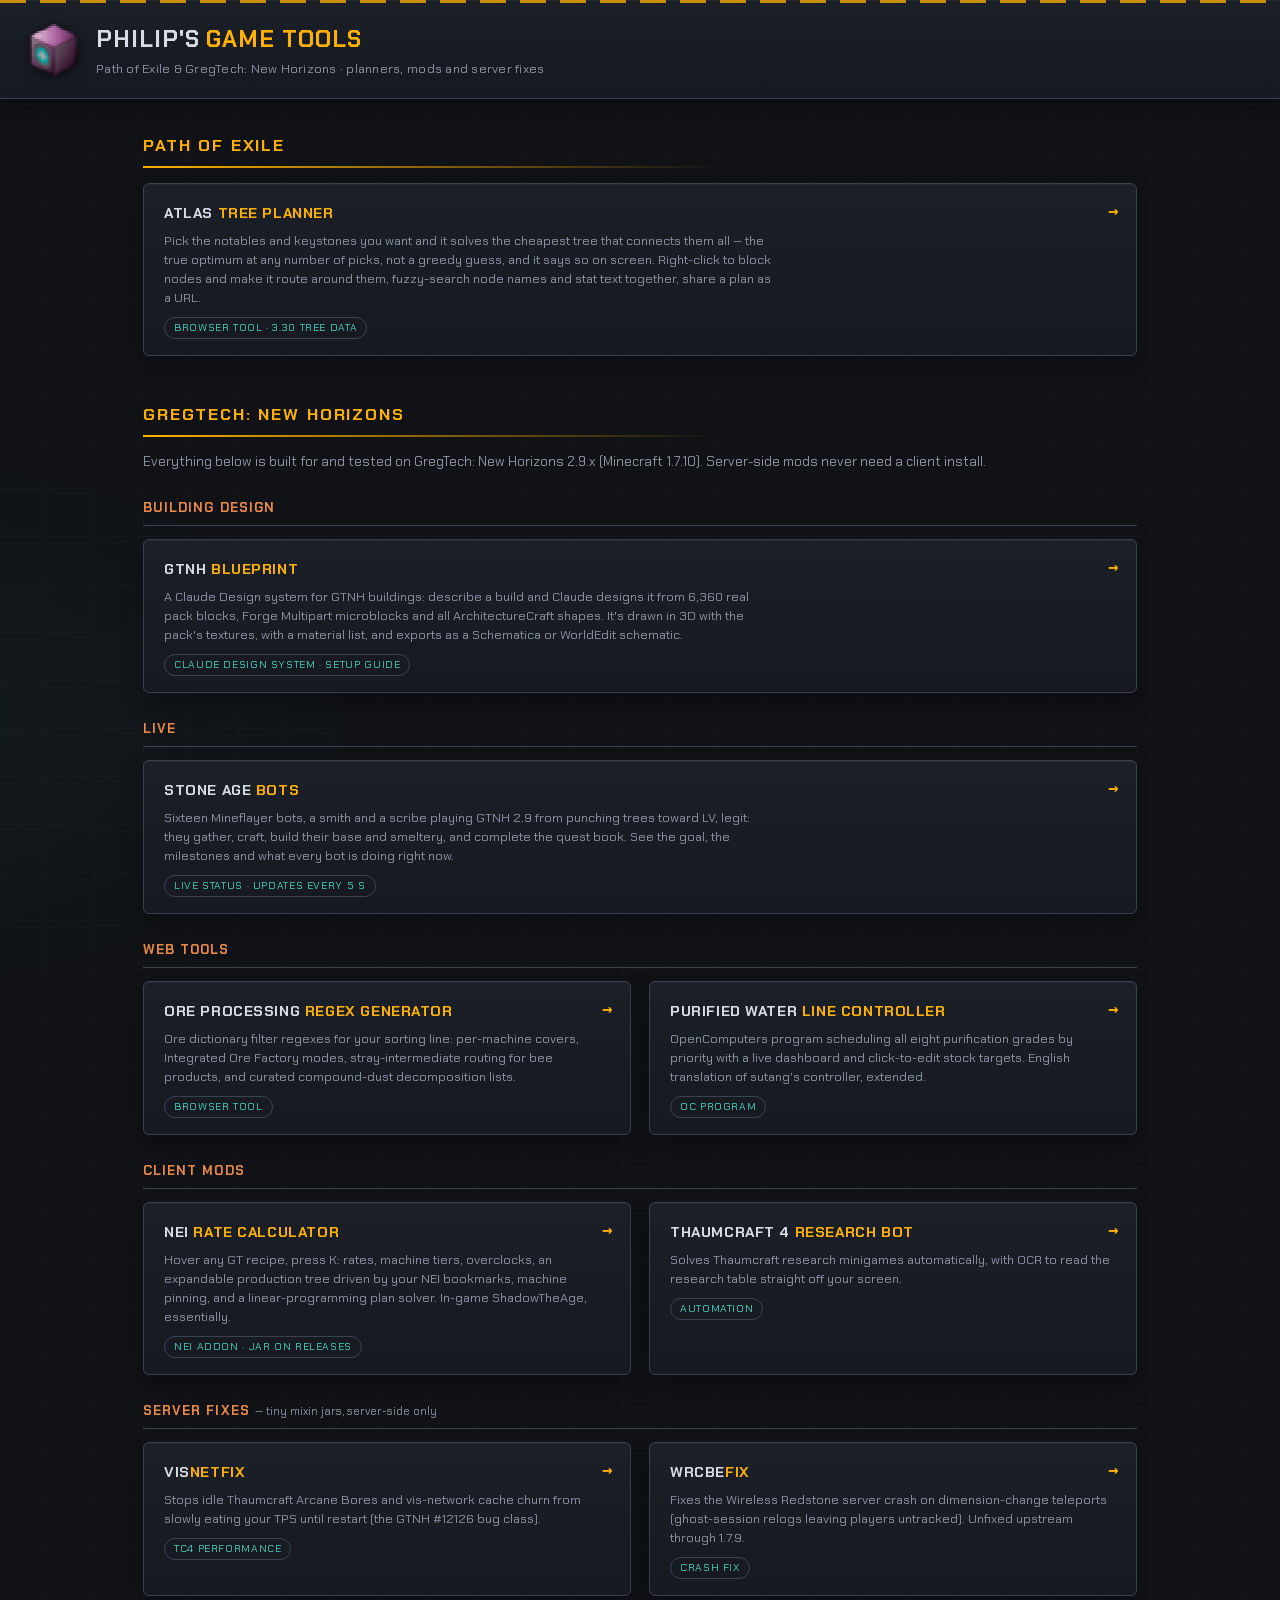
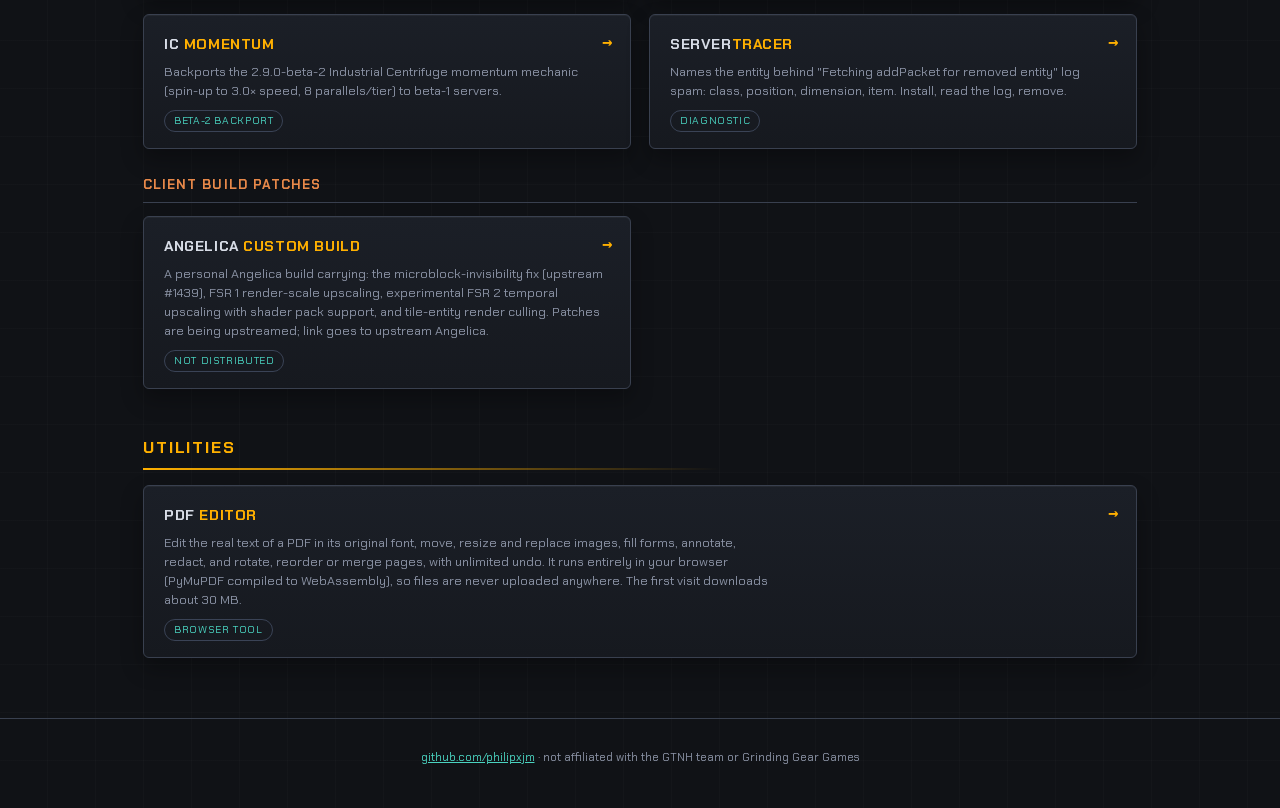
<file: index.html>
<!DOCTYPE html>
<html lang="en">
<head>
<meta charset="utf-8">
<meta name="viewport" content="width=device-width, initial-scale=1">
<title>Philip's Game Tools</title>
<meta name="description" content="Game tools and mods: Path of Exile atlas tree planner, and for GregTech: New Horizons an ore regex generator, water line controller, NEI rate calculator and server fixes.">
<link rel="preconnect" href="https://fonts.googleapis.com">
<link rel="preconnect" href="https://fonts.gstatic.com" crossorigin>
<link href="https://fonts.googleapis.com/css2?family=Chakra+Petch:wght@400;500;600;700&family=IBM+Plex+Mono:wght@400;500&display=swap" rel="stylesheet">
<link rel="stylesheet" href="css/site.css">
<link rel="icon" href="machine_macerator.png">
<style>
  .hub { max-width: 1050px; margin: 34px auto 60px; padding: 0 28px; }
  /* two levels: the game a thing is for, then what kind of thing it is */
  .hub h2 {
    color: var(--amber); text-transform: uppercase; letter-spacing: 0.11em;
    font-size: 1.12rem; margin: 46px 0 5px;
  }
  .hub h2:first-of-type { margin-top: 20px; }
  .hub .rule {
    height: 2px; margin-bottom: 15px; border: 0;
    background: linear-gradient(90deg, var(--amber), rgba(255, 176, 0, 0) 58%);
  }
  .hub h3.cat {
    color: var(--copper); text-transform: uppercase; letter-spacing: 0.08em;
    font-size: 0.88rem; margin: 26px 0 13px; border-bottom: 1px solid var(--steel-line);
    padding-bottom: 7px;
  }
  .hub h3.cat span { text-transform: none; letter-spacing: 0; color: var(--text-dim); font-size: 0.85em; font-weight: 400; }
  .hub-cards { display: grid; grid-template-columns: 1fr 1fr; gap: 18px; }
  /* a lone card fills the row; its copy still stops at a readable measure */
  .hub-cards.wide { grid-template-columns: 1fr; }
  .hub-cards.wide .hub-card p { max-width: 76ch; }
  @media (max-width: 760px) { .hub-cards { grid-template-columns: 1fr; } }
  .hub-card {
    display: block; text-decoration: none; color: var(--text);
    background: linear-gradient(180deg, var(--steel-850), var(--steel-900));
    border: 1px solid var(--steel-line); border-radius: 6px;
    padding: 18px 20px 16px; position: relative;
    box-shadow: 0 1px 0 rgba(255,255,255,.045) inset, 0 10px 22px rgba(0,0,0,.3);
    transition: border-color 130ms, transform 130ms;
  }
  .hub-card:hover { border-color: var(--amber); transform: translateY(-2px); }
  .hub-card h3 { margin: 0 0 7px; font-size: 0.98rem; text-transform: uppercase; letter-spacing: 0.04em; }
  .hub-card h3 span { color: var(--amber); }
  .hub-card p { margin: 0; color: var(--text-dim); font-size: 0.85rem; line-height: 1.5; }
  .hub-card .go { position: absolute; top: 16px; right: 18px; color: var(--amber); font-weight: 700; }
  .hub-card .tag {
    display: inline-block; margin-top: 10px; font-size: 0.7rem; text-transform: uppercase;
    letter-spacing: 0.06em; color: var(--teal); border: 1px solid var(--steel-600);
    border-radius: 999px; padding: 2px 9px;
  }
  .lead { color: var(--text-dim); font-size: 0.9rem; margin: 0; }
</style>
</head>
<body>
<header class="masthead">
  <div class="masthead-inner">
    <div class="brand">
      <img src="machine_macerator.png" alt="" class="brand-icon">
      <div>
        <h1>Philip's <span>Game Tools</span></h1>
        <p class="tagline">Path of Exile &amp; GregTech: New Horizons &middot; planners, mods and server fixes</p>
      </div>
    </div>
  </div>
</header>

<main class="hub">
  <h2>Path of Exile</h2>
  <hr class="rule">
  <div class="hub-cards wide">
    <a class="hub-card" href="/poe-atlas-planner/">
      <span class="go">&rarr;</span>
      <h3>Atlas <span>Tree Planner</span></h3>
      <p>Pick the notables and keystones you want and it solves the cheapest tree
      that connects them all &mdash; the true optimum at any number of picks, not a
      greedy guess, and it says so on screen. Right-click to block nodes and make it
      route around them, fuzzy-search node names and stat text together, share a
      plan as a URL.</p>
      <span class="tag">browser tool &middot; 3.30 tree data</span>
    </a>
  </div>

  <h2>GregTech: New Horizons</h2>
  <hr class="rule">
  <p class="lead">Everything below is built for and tested on GregTech: New Horizons 2.9.x
  (Minecraft 1.7.10). Server-side mods never need a client install.</p>

  <h3 class="cat">Building design</h3>
  <div class="hub-cards wide">
    <a class="hub-card" href="/gtnh-blueprint/">
      <span class="go">&rarr;</span>
      <h3>GTNH <span>Blueprint</span></h3>
      <p>A Claude Design system for GTNH buildings: describe a build and Claude designs it from
      6,360 real pack blocks, Forge Multipart microblocks and all ArchitectureCraft shapes. It's
      drawn in 3D with the pack's textures, with a material list, and exports as a Schematica or
      WorldEdit schematic.</p>
      <span class="tag">Claude Design system &middot; setup guide</span>
    </a>
  </div>

  <h3 class="cat">Live</h3>
  <div class="hub-cards wide">
    <a class="hub-card" href="/stoneage/">
      <span class="go">&rarr;</span>
      <h3>Stone Age <span>Bots</span></h3>
      <p>Sixteen Mineflayer bots, a smith and a scribe playing GTNH 2.9 from punching trees toward LV, legit:
      they gather, craft, build their base and smeltery, and complete the quest book. See the goal, the
      milestones and what every bot is doing right now.</p>
      <span class="tag">live status &middot; updates every 5 s</span>
    </a>
  </div>

  <h3 class="cat">Web tools</h3>
  <div class="hub-cards">
    <a class="hub-card" href="/gtnh-ore-regex/">
      <span class="go">&rarr;</span>
      <h3>Ore Processing <span>Regex Generator</span></h3>
      <p>Ore dictionary filter regexes for your sorting line: per-machine covers,
      Integrated Ore Factory modes, stray-intermediate routing for bee products,
      and curated compound-dust decomposition lists.</p>
      <span class="tag">browser tool</span>
    </a>
    <a class="hub-card" href="waterline.html">
      <span class="go">&rarr;</span>
      <h3>Purified Water <span>Line Controller</span></h3>
      <p>OpenComputers program scheduling all eight purification grades by priority
      with a live dashboard and click-to-edit stock targets. English translation
      of sutang's controller, extended.</p>
      <span class="tag">OC program</span>
    </a>
  </div>

  <h3 class="cat">Client mods</h3>
  <div class="hub-cards">
    <a class="hub-card" href="https://github.com/philipxjm/nei-rate-calculator" rel="noopener">
      <span class="go">&rarr;</span>
      <h3>NEI <span>Rate Calculator</span></h3>
      <p>Hover any GT recipe, press K: rates, machine tiers, overclocks, an
      expandable production tree driven by your NEI bookmarks, machine pinning,
      and a linear-programming plan solver. In-game ShadowTheAge, essentially.</p>
      <span class="tag">NEI addon &middot; jar on releases</span>
    </a>
    <a class="hub-card" href="https://github.com/philipxjm/thaumcraft4-research-bot" rel="noopener">
      <span class="go">&rarr;</span>
      <h3>Thaumcraft 4 <span>Research Bot</span></h3>
      <p>Solves Thaumcraft research minigames automatically, with OCR to read
      the research table straight off your screen.</p>
      <span class="tag">automation</span>
    </a>
  </div>

  <h3 class="cat">Server fixes <span>&mdash; tiny mixin jars, server-side only</span></h3>
  <div class="hub-cards">
    <a class="hub-card" href="https://github.com/philipxjm/visnetfix" rel="noopener">
      <span class="go">&rarr;</span>
      <h3>Vis<span>NetFix</span></h3>
      <p>Stops idle Thaumcraft Arcane Bores and vis-network cache churn from
      slowly eating your TPS until restart (the GTNH #12126 bug class).</p>
      <span class="tag">TC4 performance</span>
    </a>
    <a class="hub-card" href="https://github.com/philipxjm/wrcbefix" rel="noopener">
      <span class="go">&rarr;</span>
      <h3>WRCBE<span>Fix</span></h3>
      <p>Fixes the Wireless Redstone server crash on dimension-change teleports
      (ghost-session relogs leaving players untracked). Unfixed upstream through 1.7.9.</p>
      <span class="tag">crash fix</span>
    </a>
    <a class="hub-card" href="https://github.com/philipxjm/icmomentum" rel="noopener">
      <span class="go">&rarr;</span>
      <h3>IC <span>Momentum</span></h3>
      <p>Backports the 2.9.0-beta-2 Industrial Centrifuge momentum mechanic
      (spin-up to 3.0&times; speed, 8 parallels/tier) to beta-1 servers.</p>
      <span class="tag">beta-2 backport</span>
    </a>
    <a class="hub-card" href="https://github.com/philipxjm/servertracer" rel="noopener">
      <span class="go">&rarr;</span>
      <h3>Server<span>Tracer</span></h3>
      <p>Names the entity behind "Fetching addPacket for removed entity" log spam:
      class, position, dimension, item. Install, read the log, remove.</p>
      <span class="tag">diagnostic</span>
    </a>
  </div>

  <h3 class="cat">Client build patches</h3>
  <div class="hub-cards">
    <a class="hub-card" href="https://github.com/GTNewHorizons/Angelica" rel="noopener">
      <span class="go">&rarr;</span>
      <h3>Angelica <span>Custom Build</span></h3>
      <p>A personal Angelica build carrying: the microblock-invisibility fix
      (upstream #1439), FSR 1 render-scale upscaling, experimental FSR 2 temporal
      upscaling with shader pack support, and tile-entity render culling.
      Patches are being upstreamed; link goes to upstream Angelica.</p>
      <span class="tag">not distributed</span>
    </a>
  </div>

  <h2>Utilities</h2>
  <hr class="rule">
  <div class="hub-cards wide">
    <a class="hub-card" href="/pdf-editor/">
      <span class="go">&rarr;</span>
      <h3>PDF <span>Editor</span></h3>
      <p>Edit the real text of a PDF in its original font, move, resize and replace
      images, fill forms, annotate, redact, and rotate, reorder or merge pages, with
      unlimited undo. It runs entirely in your browser (PyMuPDF compiled to
      WebAssembly), so files are never uploaded anywhere. The first visit downloads
      about 30&nbsp;MB.</p>
      <span class="tag">browser tool</span>
    </a>
  </div>
</main>

<footer class="footer">
  <p><a href="https://github.com/philipxjm" rel="noopener">github.com/philipxjm</a> &middot; not affiliated with the GTNH team or Grinding Gear Games</p>
</footer>
<script data-goatcounter="https://philipxjm.goatcounter.com/count" async src="https://gc.zgo.at/count.js"></script>
</body>
</html>
</file>
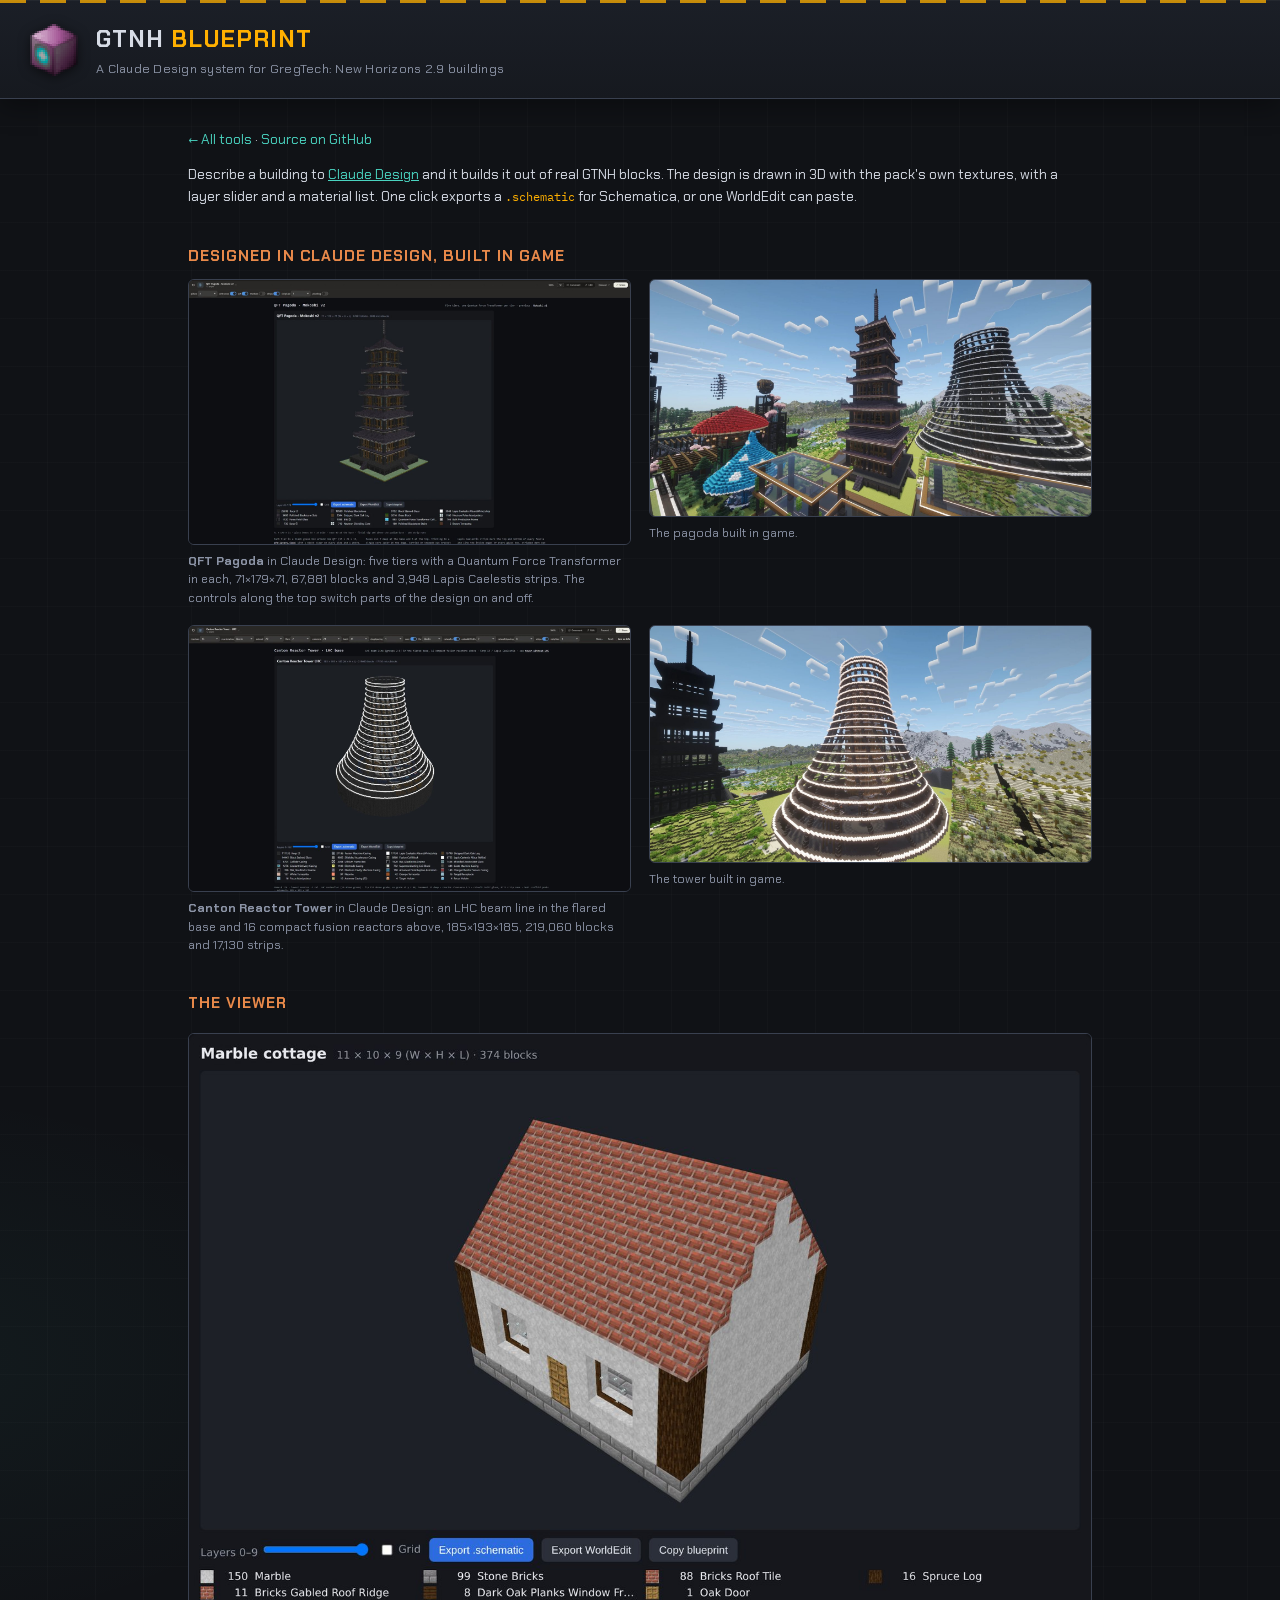
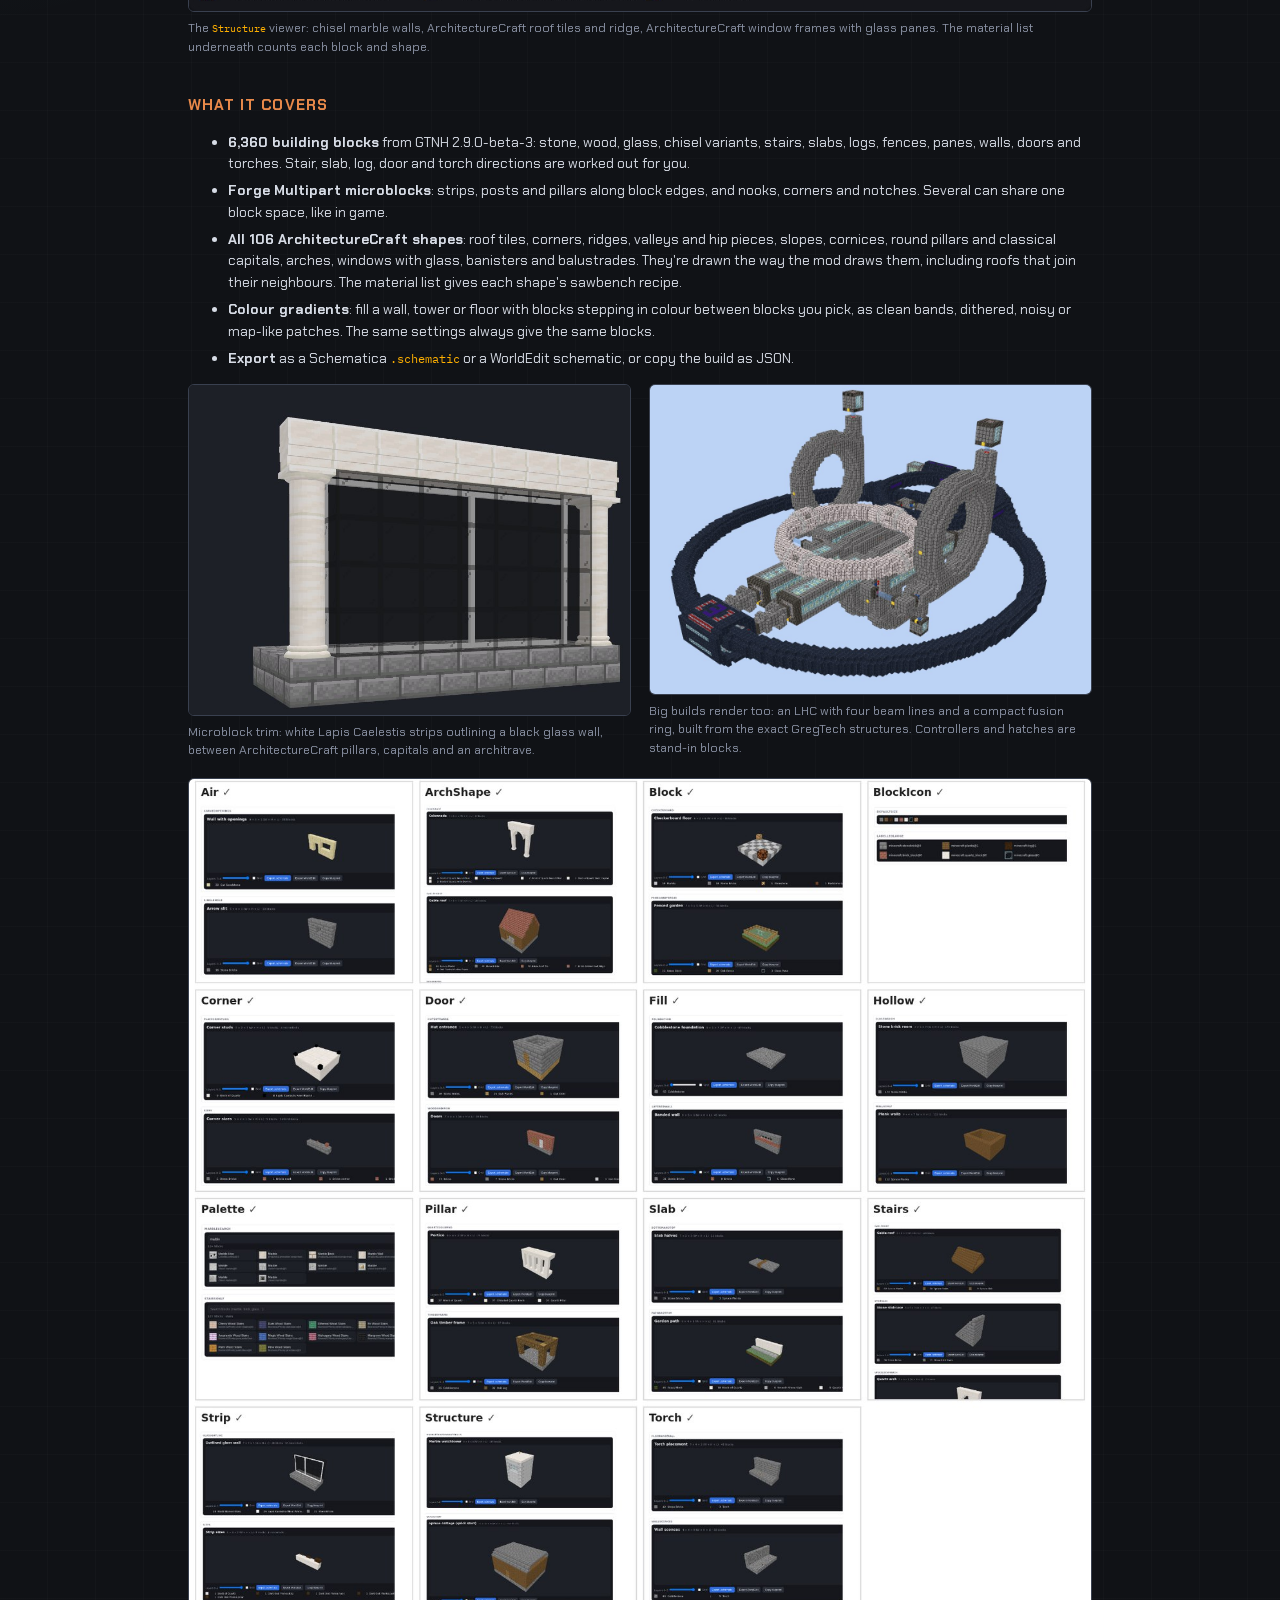
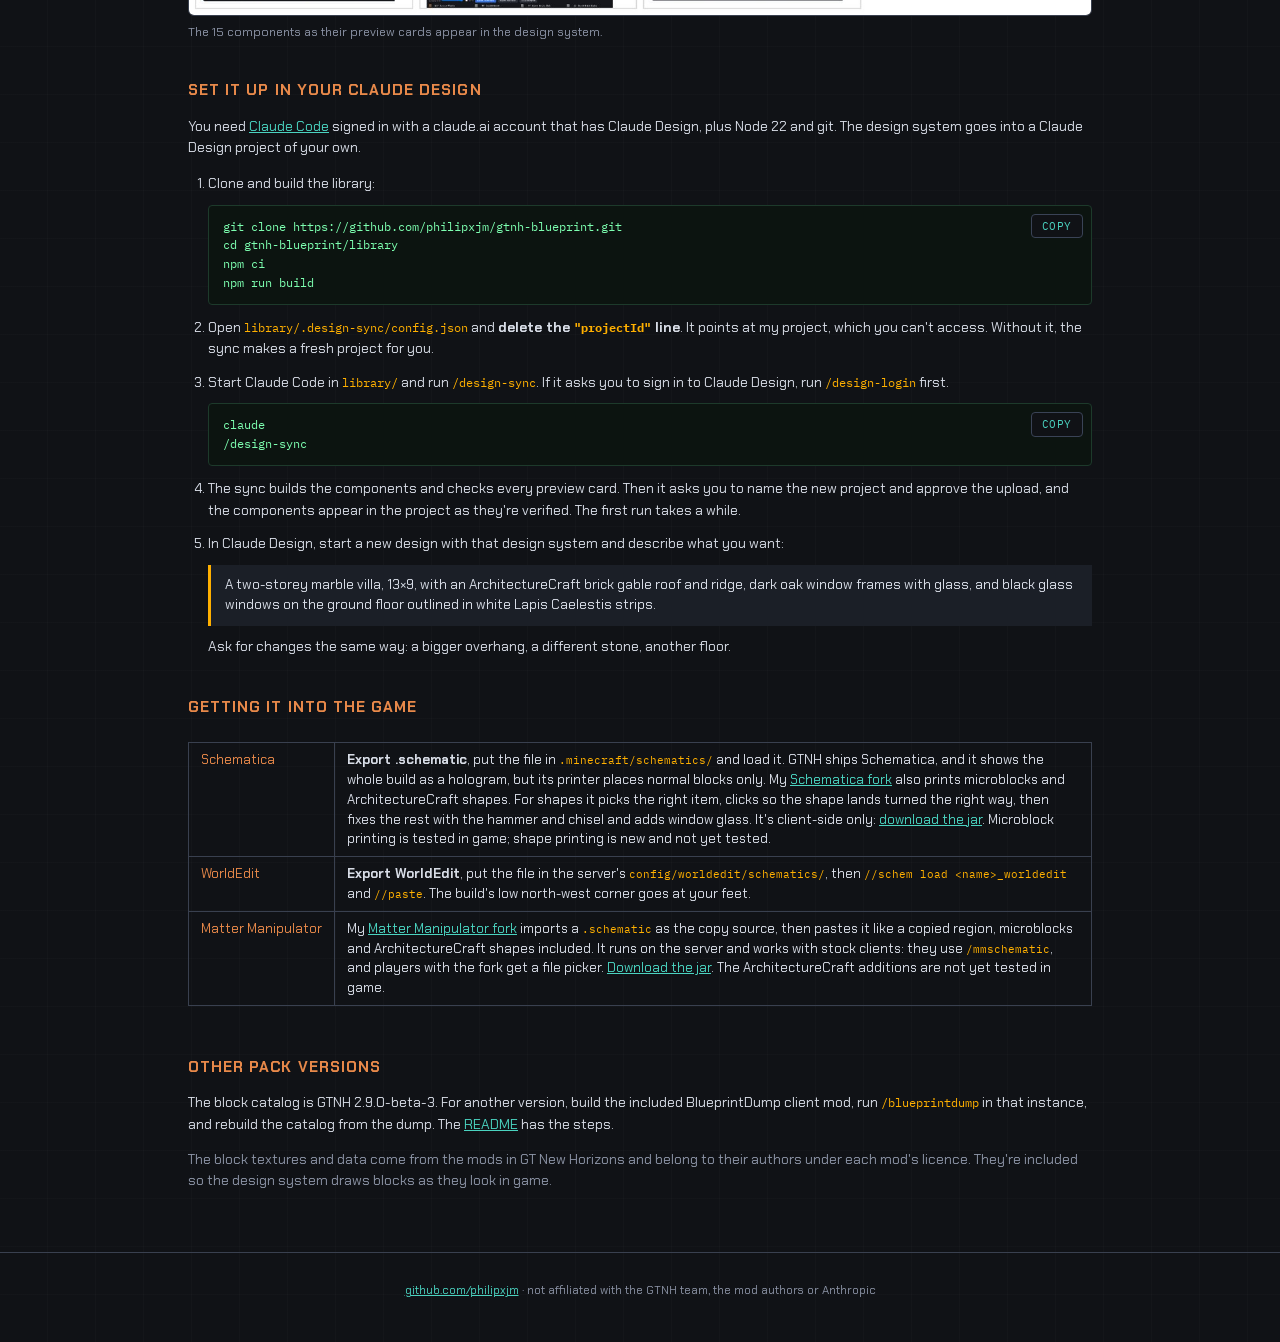
<file: gtnh-blueprint/index.html>
<!DOCTYPE html>
<html lang="en">
<head>
<meta charset="utf-8">
<meta name="viewport" content="width=device-width, initial-scale=1">
<title>GTNH Blueprint — a Claude Design system for GTNH buildings</title>
<meta name="description" content="Design GregTech: New Horizons 2.9 buildings with Claude Design: 6,360 real pack blocks, Forge Multipart microblocks and all ArchitectureCraft shapes, exported as Schematica and WorldEdit schematics.">
<link rel="preconnect" href="https://fonts.googleapis.com">
<link rel="preconnect" href="https://fonts.gstatic.com" crossorigin>
<link href="https://fonts.googleapis.com/css2?family=Chakra+Petch:wght@400;500;600;700&family=IBM+Plex+Mono:wght@400;500&display=swap" rel="stylesheet">
<link rel="stylesheet" href="../css/site.css">
<link rel="icon" href="../machine_macerator.png">
<style>
  .doc { max-width: 960px; margin: 30px auto 60px; padding: 0 28px; }
  .doc h2 { color: var(--copper); text-transform: uppercase; letter-spacing: 0.07em; font-size: 1rem; margin: 38px 0 12px; }
  .doc p, .doc li { font-size: 0.92rem; color: var(--text); line-height: 1.55; }
  .doc li { margin: 6px 0; }
  .doc .dim { color: var(--text-dim); }
  .doc a { color: var(--teal); }
  .doc code { font-family: "IBM Plex Mono", monospace; font-size: 0.85em; color: var(--amber); }
  .cmd {
    position: relative;
    background: var(--lcd-bg); border: 1px solid #1d3a2b; border-radius: 4px;
    color: var(--lcd-text); font-family: "IBM Plex Mono", monospace; font-size: 0.8rem;
    padding: 12px 14px; margin: 10px 0; overflow-x: auto; white-space: pre;
  }
  .cmd button {
    position: absolute; top: 8px; right: 8px;
    font: inherit; font-size: 0.72rem; text-transform: uppercase; letter-spacing: 0.05em;
    background: var(--steel-950); color: var(--teal);
    border: 1px solid var(--steel-600); border-radius: 4px; padding: 3px 10px; cursor: pointer;
  }
  .cmd button:hover { border-color: var(--teal); }
  .crumbs { margin: 18px 0 0; font-size: 0.85rem; }
  .crumbs a { color: var(--teal); text-decoration: none; }
  figure { margin: 18px 0 26px; }
  figure img { display: block; width: 100%; height: auto; border: 1px solid var(--steel-line); border-radius: 6px; background: #1d2026; }
  figcaption { color: var(--text-dim); font-size: 0.82rem; margin-top: 7px; }
  .pair { display: grid; grid-template-columns: 1fr 1fr; gap: 18px; }
  @media (max-width: 760px) { .pair { grid-template-columns: 1fr; } }
  .pair figure { margin: 0; }
  ol.steps { padding-left: 1.3em; }
  ol.steps > li { margin: 12px 0; }
  .prompt {
    border-left: 3px solid var(--amber); background: var(--steel-850);
    padding: 10px 14px; margin: 10px 0; font-size: 0.9rem; color: var(--text);
  }
  table.spec { border-collapse: collapse; margin: 12px 0; font-size: 0.88rem; width: 100%; }
  table.spec td { border: 1px solid var(--steel-line); padding: 7px 12px; vertical-align: top; }
  table.spec td:first-child { color: var(--copper); white-space: nowrap; }
  .table-wrap { overflow-x: auto; }
</style>
</head>
<body>
<header class="masthead">
  <div class="masthead-inner">
    <div class="brand">
      <img src="../machine_macerator.png" alt="" class="brand-icon">
      <div>
        <h1>GTNH <span>Blueprint</span></h1>
        <p class="tagline">A Claude Design system for GregTech: New Horizons 2.9 buildings</p>
      </div>
    </div>
  </div>
</header>

<main class="doc">
  <p class="crumbs"><a href="/">&larr; All tools</a> &middot;
    <a href="https://github.com/philipxjm/gtnh-blueprint" rel="noopener">Source on GitHub</a></p>

  <p>Describe a building to <a href="https://claude.ai/design" rel="noopener">Claude Design</a> and
  it builds it out of real GTNH blocks. The design is drawn in 3D with the pack's own textures,
  with a layer slider and a material list. One click exports a <code>.schematic</code> for
  Schematica, or one WorldEdit can paste.</p>

  <h2>Designed in Claude Design, built in game</h2>
  <div class="pair">
    <figure>
      <img src="img/pagoda-design.jpg" alt="QFT Pagoda Mokoshi v2 in Claude Design: a five-tier dark pagoda in the 3D viewer, with toggles for pillars, entrances, QFT, markers, strips and planting along the top, and the material list underneath" width="1600" height="956" loading="lazy">
      <figcaption><strong>QFT Pagoda</strong> in Claude Design: five tiers with a Quantum Force Transformer
      in each, 71&times;179&times;71, 67,881 blocks and 3,948 Lapis Caelestis strips. The controls along
      the top switch parts of the design on and off.</figcaption>
    </figure>
    <figure>
      <img src="img/pagoda-ingame.jpg" alt="The same pagoda built in Minecraft, with eaves outlined in white strips, next to a flared dark tower" width="1600" height="856" loading="lazy">
      <figcaption>The pagoda built in game.</figcaption>
    </figure>
    <figure>
      <img src="img/tower-design.jpg" alt="Canton Reactor Tower in Claude Design: a flared lattice tower ringed with white strips, with toggles for reactors, columns, twist, catwalks and strips, and the material list underneath" width="1600" height="961" loading="lazy">
      <figcaption><strong>Canton Reactor Tower</strong> in Claude Design: an LHC beam line in the flared
      base and 16 compact fusion reactors above, 185&times;193&times;185, 219,060 blocks and 17,130 strips.</figcaption>
    </figure>
    <figure>
      <img src="img/tower-ingame.jpg" alt="The Canton Reactor Tower built in Minecraft, a flared lattice tower ringed with white Lapis Caelestis strips, next to the pagoda" width="1600" height="856" loading="lazy">
      <figcaption>The tower built in game.</figcaption>
    </figure>
  </div>

  <h2>The viewer</h2>
  <figure>
    <img src="img/cottage.jpg" alt="A marble cottage with spruce log corners, a brick ArchitectureCraft gable roof with a ridge, and dark oak window frames with glass, in the 3D viewer with the layer slider, export buttons and material list underneath" width="1400" height="896">
    <figcaption>The <code>Structure</code> viewer: chisel marble walls, ArchitectureCraft roof tiles and ridge,
    ArchitectureCraft window frames with glass panes. The material list underneath counts each block and shape.</figcaption>
  </figure>

  <h2>What it covers</h2>
  <ul>
    <li><strong>6,360 building blocks</strong> from GTNH 2.9.0-beta-3: stone, wood, glass, chisel
    variants, stairs, slabs, logs, fences, panes, walls, doors and torches. Stair, slab, log, door and
    torch directions are worked out for you.</li>
    <li><strong>Forge Multipart microblocks</strong>: strips, posts and pillars along block edges,
    and nooks, corners and notches. Several can share one block space, like in game.</li>
    <li><strong>All 106 ArchitectureCraft shapes</strong>: roof tiles, corners, ridges, valleys and
    hip pieces, slopes, cornices, round pillars and classical capitals, arches, windows with glass,
    banisters and balustrades. They're drawn the way the mod draws them, including roofs that join
    their neighbours. The material list gives each shape's sawbench recipe.</li>
    <li><strong>Colour gradients</strong>: fill a wall, tower or floor with blocks stepping in colour
    between blocks you pick, as clean bands, dithered, noisy or map-like patches. The same settings
    always give the same blocks.</li>
    <li><strong>Export</strong> as a Schematica <code>.schematic</code> or a WorldEdit schematic, or
    copy the build as JSON.</li>
  </ul>

  <div class="pair">
    <figure>
      <img src="img/trim.jpg" alt="Black stained glass wall outlined from inside with white Lapis Caelestis strips, framed by quartz round pillars, doric capitals and an architrave" width="830" height="620">
      <figcaption>Microblock trim: white Lapis Caelestis strips outlining a black glass wall, between
      ArchitectureCraft pillars, capitals and an architrave.</figcaption>
    </figure>
    <figure>
      <img src="img/lhc-beamline.jpg" alt="The Large Hadron Collider ring with CMS and ATLAS modules, four beam lines of beam stabilizers, LINACs, synchrotrons and target chambers, and a compact fusion ring over the LINACs" width="1100" height="770">
      <figcaption>Big builds render too: an LHC with four beam lines and a compact fusion ring,
      built from the exact GregTech structures. Controllers and hatches are stand-in blocks.</figcaption>
    </figure>
  </div>

  <figure>
    <img src="img/components.jpg" alt="Preview cards for every component: Air, ArchShape, Block, BlockIcon, Corner, Door, Fill, Hollow, Palette, Pillar, Slab, Stairs, Strip, Structure and Torch" width="1400" height="1298">
    <figcaption>The 15 components as their preview cards appear in the design system.</figcaption>
  </figure>

  <h2>Set it up in your Claude Design</h2>
  <p>You need <a href="https://claude.com/claude-code" rel="noopener">Claude Code</a> signed in
  with a claude.ai account that has Claude Design, plus Node 22 and git. The design system goes
  into a Claude Design project of your own.</p>
  <ol class="steps">
    <li>Clone and build the library:
<div class="cmd"><button type="button" data-copy>copy</button>git clone https://github.com/philipxjm/gtnh-blueprint.git
cd gtnh-blueprint/library
npm ci
npm run build</div></li>
    <li>Open <code>library/.design-sync/config.json</code> and <strong>delete the
    <code>"projectId"</code> line</strong>. It points at my project, which you can't access.
    Without it, the sync makes a fresh project for you.</li>
    <li>Start Claude Code in <code>library/</code> and run <code>/design-sync</code>. If it asks
    you to sign in to Claude Design, run <code>/design-login</code> first.
<div class="cmd"><button type="button" data-copy>copy</button>claude
/design-sync</div></li>
    <li>The sync builds the components and checks every preview card. Then it asks you to name the
    new project and approve the upload, and the components appear in the project as they're
    verified. The first run takes a while.</li>
    <li>In Claude Design, start a new design with that design system and describe what you want:
      <div class="prompt">A two-storey marble villa, 13&times;9, with an ArchitectureCraft brick gable
      roof and ridge, dark oak window frames with glass, and black glass windows on the ground floor
      outlined in white Lapis Caelestis strips.</div>
    Ask for changes the same way: a bigger overhang, a different stone, another floor.</li>
  </ol>

  <h2>Getting it into the game</h2>
  <div class="table-wrap">
  <table class="spec">
    <tr><td>Schematica</td><td><strong>Export .schematic</strong>, put the file in
    <code>.minecraft/schematics/</code> and load it. GTNH ships Schematica, and it shows the whole
    build as a hologram, but its printer places normal blocks only. My
    <a href="https://github.com/philipxjm/Schematica/tree/microblock-printer" rel="noopener">Schematica fork</a>
    also prints microblocks and ArchitectureCraft shapes. For shapes it picks the right item, clicks so
    the shape lands turned the right way, then fixes the rest with the hammer and chisel and adds window
    glass. It's client-side only:
    <a href="https://github.com/philipxjm/Schematica/releases" rel="noopener">download the jar</a>. Microblock printing is tested in game; shape printing is new and not
    yet tested.</td></tr>
    <tr><td>WorldEdit</td><td><strong>Export WorldEdit</strong>, put the file in the server's
    <code>config/worldedit/schematics/</code>, then <code>//schem load &lt;name&gt;_worldedit</code>
    and <code>//paste</code>. The build's low north-west corner goes at your feet.</td></tr>
    <tr><td>Matter Manipulator</td><td>My <a href="https://github.com/philipxjm/MatterManipulator/tree/schematic-import" rel="noopener">Matter Manipulator fork</a>
    imports a <code>.schematic</code> as the copy source, then pastes it like a copied region,
    microblocks and ArchitectureCraft shapes included. It runs on the server and works with stock
    clients: they use <code>/mmschematic</code>, and players with the fork get a file picker.
    <a href="https://github.com/philipxjm/MatterManipulator/releases" rel="noopener">Download the jar</a>. The
    ArchitectureCraft additions are not yet tested in game.</td></tr>
  </table>
  </div>

  <h2>Other pack versions</h2>
  <p>The block catalog is GTNH 2.9.0-beta-3. For another version, build the included BlueprintDump
  client mod, run <code>/blueprintdump</code> in that instance, and rebuild the catalog from the dump.
  The <a href="https://github.com/philipxjm/gtnh-blueprint#another-pack-version" rel="noopener">README</a>
  has the steps.</p>

  <p class="dim">The block textures and data come from the mods in GT New Horizons and belong to their
  authors under each mod's licence. They're included so the design system draws blocks as they look in
  game.</p>
</main>

<footer class="footer">
  <p><a href="https://github.com/philipxjm" rel="noopener">github.com/philipxjm</a> &middot; not affiliated with the GTNH team, the mod authors or Anthropic</p>
</footer>
<script>
  for (const b of document.querySelectorAll("[data-copy]")) {
    b.addEventListener("click", async () => {
      const text = b.parentElement.textContent.replace(/^copy/, "").trim();
      try { await navigator.clipboard.writeText(text); b.textContent = "copied"; }
      catch { b.textContent = "select + copy"; }
      setTimeout(() => (b.textContent = "copy"), 1600);
    });
  }
</script>
<script data-goatcounter="https://philipxjm.goatcounter.com/count" async src="https://gc.zgo.at/count.js"></script>
</body>
</html>
</file>
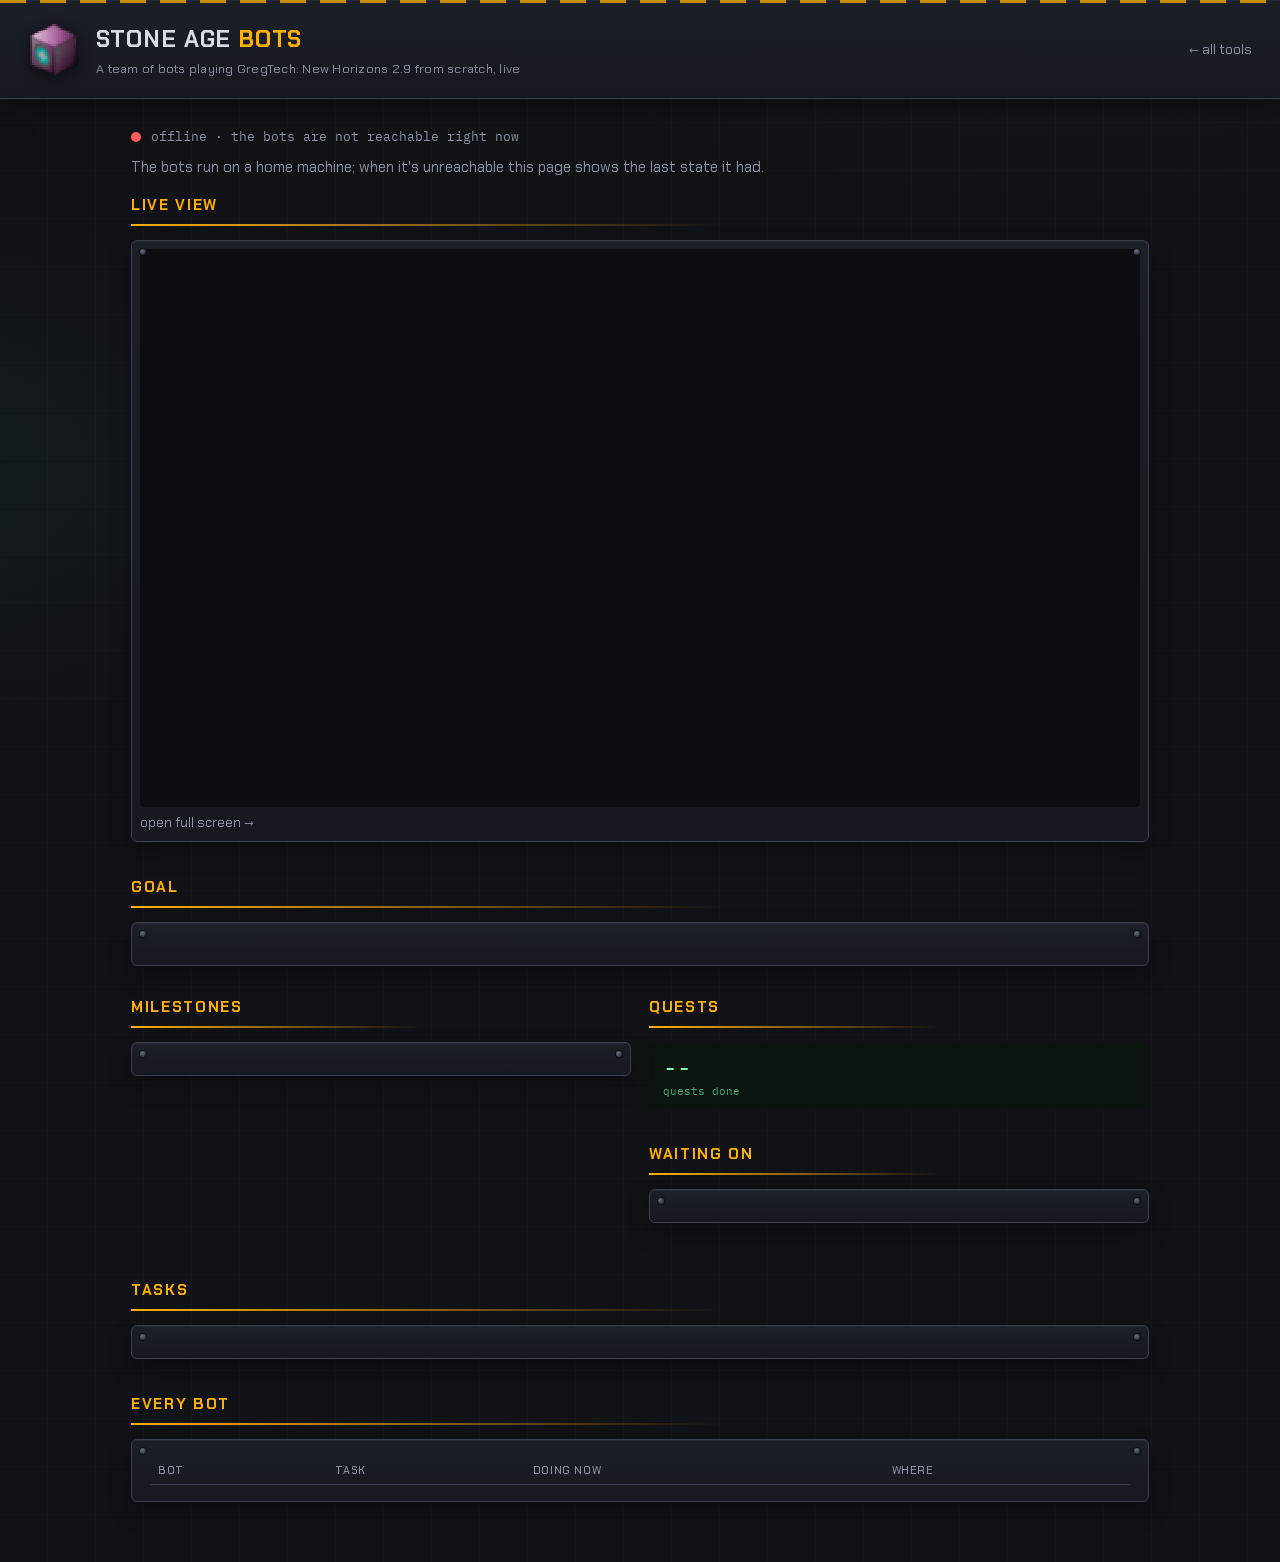
<file: stoneage/index.html>
<!DOCTYPE html>
<html lang="en">
<head>
<meta charset="utf-8">
<meta name="viewport" content="width=device-width, initial-scale=1">
<title>Stone Age Bots</title>
<meta name="description" content="Live status of a team of Mineflayer bots playing GregTech: New Horizons 2.9 from the Stone Age toward LV: the goal, the milestones, and what every bot is doing right now.">
<link rel="preconnect" href="https://fonts.googleapis.com">
<link rel="preconnect" href="https://fonts.gstatic.com" crossorigin>
<link href="https://fonts.googleapis.com/css2?family=Chakra+Petch:wght@400;500;600;700&family=IBM+Plex+Mono:wght@400;500&display=swap" rel="stylesheet">
<link rel="stylesheet" href="../css/site.css">
<link rel="icon" href="../machine_macerator.png">
<style>
  .live { max-width: 1050px; margin: 28px auto 60px; padding: 0 16px; }
  .live h2 {
    color: var(--amber); text-transform: uppercase; letter-spacing: 0.11em;
    font-size: 1rem; margin: 34px 0 5px;
  }
  .live h2:first-of-type { margin-top: 8px; }
  .live .rule { height: 2px; margin-bottom: 14px; border: 0; background: linear-gradient(90deg, var(--amber), rgba(255, 176, 0, 0) 58%); }
  .state { display: flex; align-items: center; gap: 10px; font-family: "IBM Plex Mono", monospace; font-size: 0.85rem; color: var(--text-dim); }
  .dot { width: 10px; height: 10px; border-radius: 50%; background: var(--steel-600); flex: none; }
  .dot.on { background: var(--lcd-text); box-shadow: 0 0 8px rgba(125, 255, 176, 0.6); }
  .dot.off { background: var(--danger); }
  .panel { background: linear-gradient(180deg, var(--steel-850), var(--steel-900)); border: 1px solid var(--steel-line); border-radius: 6px; padding: 16px 18px; }
  .goal { font-size: 1.05rem; }
  .era { color: var(--copper); text-transform: uppercase; letter-spacing: 0.08em; font-size: 0.8rem; margin-bottom: 4px; }
  .now { margin-top: 10px; color: var(--text-dim); }
  .now b { color: var(--text); font-weight: 500; }
  .grid { display: grid; grid-template-columns: 1fr 1fr; gap: 18px; }
  @media (max-width: 760px) { .grid { grid-template-columns: 1fr; } }
  ul.ms { list-style: none; margin: 0; padding: 0; }
  ul.ms li { padding: 4px 0 4px 24px; position: relative; }
  ul.ms li::before { content: "○"; position: absolute; left: 2px; color: var(--text-dim); }
  ul.ms li.done { color: var(--text-dim); }
  ul.ms li.done::before { content: "✓"; color: var(--lcd-text); }
  .lcd { background: var(--lcd-bg); color: var(--lcd-text); font-family: "IBM Plex Mono", monospace; border-radius: var(--radius); padding: 12px 14px; font-size: 1.6rem; line-height: 1.1; }
  .lcd small { display: block; font-size: 0.75rem; color: #4fae78; margin-top: 4px; }
  .tasks { display: flex; flex-direction: column; gap: 8px; }
  .task { display: flex; gap: 10px; align-items: baseline; flex-wrap: wrap; }
  .task .name { color: var(--amber); min-width: 9.5em; font-weight: 600; }
  .chip { font-family: "IBM Plex Mono", monospace; font-size: 0.78rem; background: var(--steel-700); border: 1px solid var(--steel-line); border-radius: 3px; padding: 1px 6px; }
  table { width: 100%; border-collapse: collapse; font-size: 0.9rem; }
  th { text-align: left; color: var(--text-dim); font-weight: 500; text-transform: uppercase; letter-spacing: 0.06em; font-size: 0.72rem; padding: 6px 8px; border-bottom: 1px solid var(--steel-line); }
  td { padding: 6px 8px; border-bottom: 1px solid rgba(57, 64, 79, 0.5); vertical-align: top; }
  td.bot { color: var(--amber); font-weight: 600; white-space: nowrap; }
  td.pos { font-family: "IBM Plex Mono", monospace; font-size: 0.78rem; color: var(--text-dim); white-space: nowrap; }
  .tablewrap { overflow-x: auto; }
  ul.wait { margin: 0; padding-left: 18px; color: var(--text-dim); font-size: 0.88rem; }
  ul.wait li { padding: 2px 0; }
  .off-note { display: none; margin-top: 10px; color: var(--text-dim); }
  body.offline .off-note { display: block; }
  .view { padding: 8px; }
  .view iframe { display: block; width: 100%; height: 62vh; min-height: 320px; border: 0; border-radius: var(--radius); background: #0b0d10; }
  .view .back { display: inline-block; margin-top: 6px; }
  .back { color: var(--text-dim); text-decoration: none; font-size: 0.9rem; }
  .back:hover { color: var(--amber); }
</style>
</head>
<body>
<header class="masthead">
  <div class="masthead-inner">
    <div class="brand">
      <img src="../machine_macerator.png" alt="" class="brand-icon">
      <div>
        <h1>Stone Age <span>Bots</span></h1>
        <p class="tagline">A team of bots playing GregTech: New Horizons 2.9 from scratch, live</p>
      </div>
    </div>
    <div class="masthead-actions"><a class="back" href="/">&larr; all tools</a></div>
  </div>
</header>

<main class="live">
  <div class="state"><span class="dot" id="dot"></span><span id="state">connecting…</span></div>
  <p class="off-note">The bots run on a home machine; when it's unreachable this page shows the last state it had.</p>

  <h2>Live view</h2>
  <hr class="rule">
  <div class="panel view">
    <iframe src="https://gtnh.quacklyduck.com/3d/" title="The bots' world in 3D" loading="lazy" allow="fullscreen"></iframe>
    <a class="back" href="https://gtnh.quacklyduck.com/3d/" target="_blank" rel="noopener">open full screen &rarr;</a>
  </div>

  <h2>Goal</h2>
  <hr class="rule">
  <div class="panel">
    <div class="era" id="era"></div>
    <div class="goal" id="goal"></div>
    <div class="now" id="now"></div>
  </div>

  <div class="grid">
    <div>
      <h2>Milestones</h2>
      <hr class="rule">
      <div class="panel"><ul class="ms" id="ms"></ul></div>
    </div>
    <div>
      <h2>Quests</h2>
      <hr class="rule">
      <div class="lcd" id="quests">--<small>quests done</small></div>
      <h2>Waiting on</h2>
      <hr class="rule">
      <div class="panel"><ul class="wait" id="wait"></ul></div>
    </div>
  </div>

  <h2>Tasks</h2>
  <hr class="rule">
  <div class="panel tasks" id="tasks"></div>

  <h2>Every bot</h2>
  <hr class="rule">
  <div class="panel tablewrap">
    <table>
      <thead><tr><th>Bot</th><th>Task</th><th>Doing now</th><th>Where</th></tr></thead>
      <tbody id="bots"></tbody>
    </table>
  </div>
</main>

<script>
// The live data comes from the bots' own machine (the team coordinator, through a tunnel); polled every 5 s.
const SRC = 'https://gtnh.quacklyduck.com/3d/team';
const $ = id => document.getElementById(id);
const esc = s => String(s ?? '').replace(/[&<>"]/g, c => ({ '&': '&amp;', '<': '&lt;', '>': '&gt;', '"': '&quot;' }[c]));
// Item keys in the waiting list read as names: "gt.metaitem.01@17032" stays technical, but the mod prefix and
// "gregtech:" noise go.
const tidy = s => esc(s).replace(/\b(minecraft|TConstruct|dreamcraft|gregtech):/g, '');
let lastOk = 0;

function render (d) {
  const g = d.goal ?? {};
  $('era').textContent = g.era ?? '';
  $('goal').textContent = g.goal ?? '';
  $('now').innerHTML = g.now ? `<b>Now:</b> ${esc(g.now)}` : '';
  $('ms').innerHTML = (g.milestones ?? []).map(m => `<li class="${m.done ? 'done' : ''}">${esc(m.name)}</li>`).join('');
  $('quests').innerHTML = d.quests ? `${d.quests.done}<small>quests done &middot; ${d.quests.open} open</small>` : `--<small>quests done</small>`;
  $('wait').innerHTML = (d.waiting ?? []).slice(0, 8).map(w => `<li>${tidy(w)}</li>`).join('') || '<li>nothing</li>';
  $('tasks').innerHTML = (d.tasks ?? []).map(t => `<div class="task"><span class="name">${esc(t.task)}</span>${t.bots.map(b => `<span class="chip">${esc(b)}</span>`).join(' ')}</div>`).join('');
  $('bots').innerHTML = (d.bots ?? []).map(b => `<tr><td class="bot">${esc(b.name)}</td><td>${esc(b.task)}</td><td>${esc(b.doing)}</td><td class="pos">${b.pos ? `${b.pos.x}, ${b.pos.y}, ${b.pos.z}` : ''}</td></tr>`).join('');
}

function stamp () {
  if (!lastOk) return;
  const s = Math.round((Date.now() - lastOk) / 1000);
  $('state').textContent = document.body.classList.contains('offline') ? `offline · last update ${s}s ago` : `live · updated ${s}s ago`;
}

async function poll () {
  try {
    const r = await fetch(SRC, { cache: 'no-store' });
    const d = await r.json();
    if (d.error) throw new Error(d.error);
    render(d);
    lastOk = Date.now();
    document.body.classList.remove('offline');
    $('dot').className = 'dot on';
  } catch {
    document.body.classList.add('offline');
    $('dot').className = 'dot off';
    if (!lastOk) $('state').textContent = 'offline · the bots are not reachable right now';
  }
  stamp();
}
poll();
setInterval(poll, 5000);
setInterval(stamp, 1000);
</script>
</body>
</html>
</file>
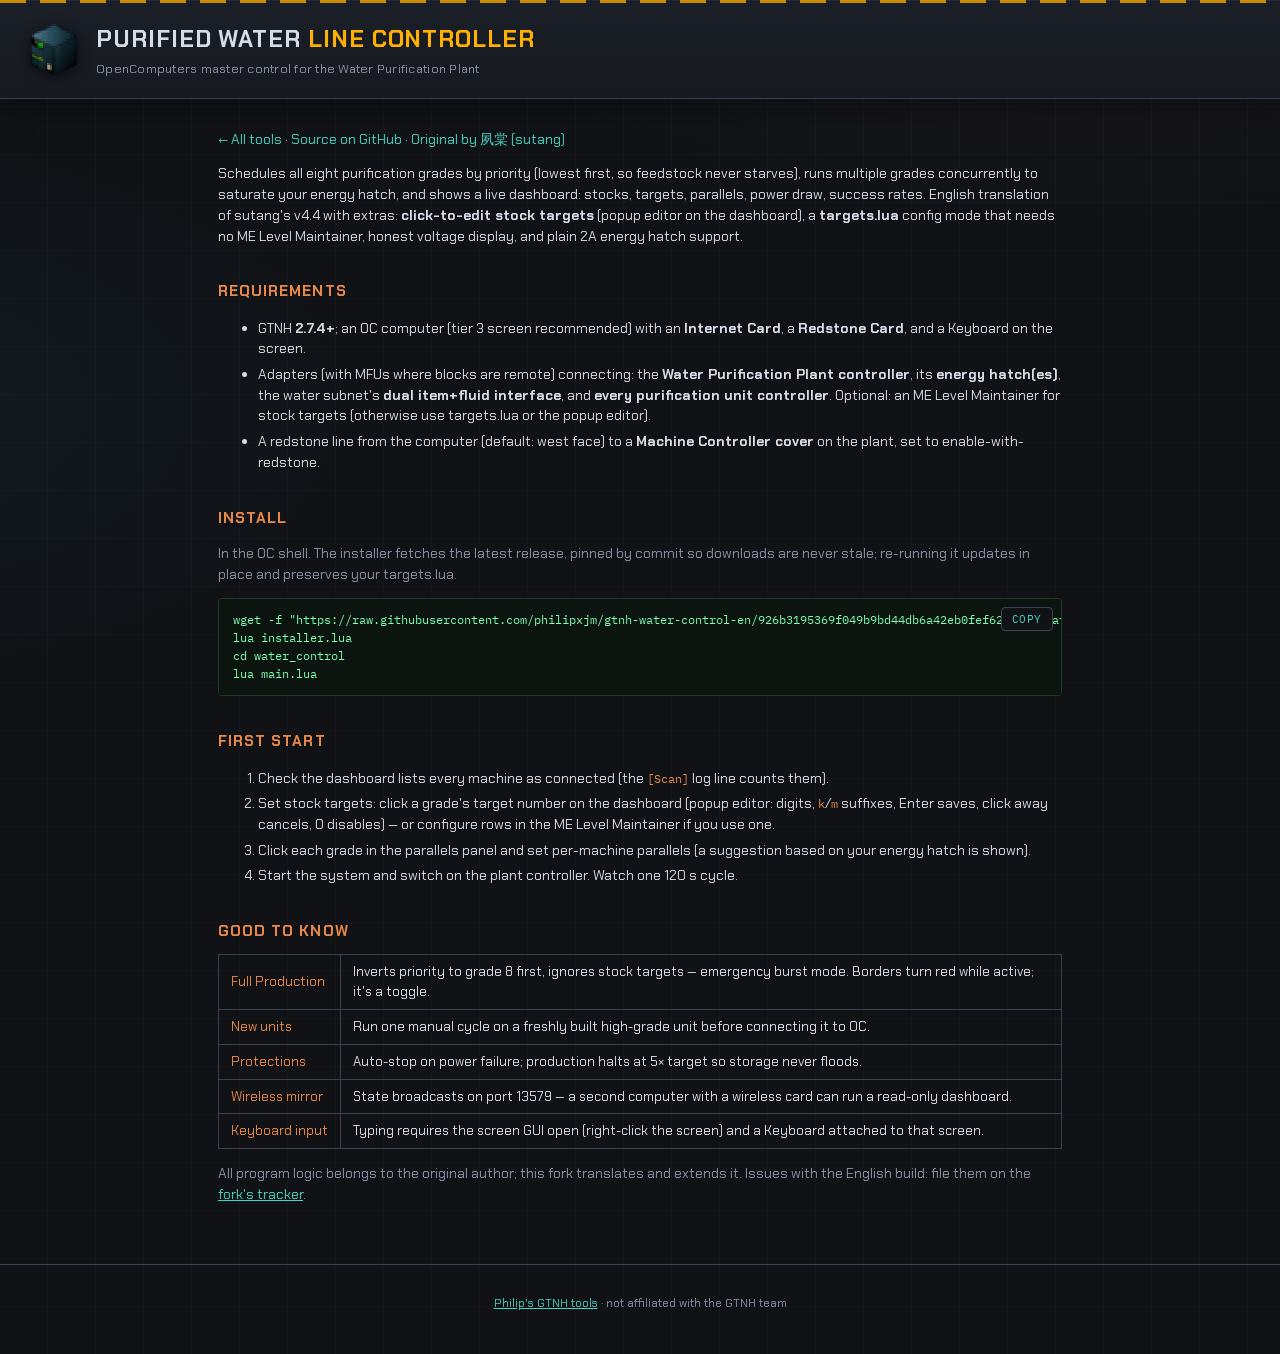
<file: waterline.html>
<!DOCTYPE html>
<html lang="en">
<head>
<meta charset="utf-8">
<meta name="viewport" content="width=device-width, initial-scale=1">
<title>Purified Water Line Controller — GTNH OpenComputers</title>
<meta name="description" content="OpenComputers master control for the GTNH Water Purification Plant: priority scheduling, power-saturating allocation, live dashboard. English translation, install guide.">
<link rel="preconnect" href="https://fonts.googleapis.com">
<link rel="preconnect" href="https://fonts.gstatic.com" crossorigin>
<link href="https://fonts.googleapis.com/css2?family=Chakra+Petch:wght@400;500;600;700&family=IBM+Plex+Mono:wght@400;500&display=swap" rel="stylesheet">
<link rel="stylesheet" href="css/site.css">
<link rel="icon" href="machine_washer.png">
<style>
  .doc { max-width: 900px; margin: 30px auto 60px; padding: 0 28px; }
  .doc h2 { color: var(--copper); text-transform: uppercase; letter-spacing: 0.07em; font-size: 1rem; margin: 34px 0 12px; }
  .doc p, .doc li { font-size: 0.92rem; color: var(--text); }
  .doc li { margin: 5px 0; }
  .doc .dim { color: var(--text-dim); }
  .cmd {
    position: relative;
    background: var(--lcd-bg); border: 1px solid #1d3a2b; border-radius: 4px;
    color: var(--lcd-text); font-family: "IBM Plex Mono", monospace; font-size: 0.8rem;
    padding: 12px 14px; margin: 10px 0; overflow-x: auto; white-space: pre;
  }
  .cmd button {
    position: absolute; top: 8px; right: 8px;
    font: inherit; font-size: 0.72rem; text-transform: uppercase; letter-spacing: 0.05em;
    background: var(--steel-950); color: var(--teal);
    border: 1px solid var(--steel-600); border-radius: 4px; padding: 3px 10px; cursor: pointer;
  }
  .cmd button:hover { border-color: var(--teal); }
  .crumbs { margin: 18px 0 0; font-size: 0.85rem; }
  .crumbs a { color: var(--teal); text-decoration: none; }
  table.spec { border-collapse: collapse; margin: 12px 0; font-size: 0.88rem; }
  table.spec td { border: 1px solid var(--steel-line); padding: 7px 12px; }
  table.spec td:first-child { color: var(--copper); white-space: nowrap; }
</style>
</head>
<body>
<header class="masthead">
  <div class="masthead-inner">
    <div class="brand">
      <img src="machine_washer.png" alt="" class="brand-icon">
      <div>
        <h1>Purified Water <span>Line Controller</span></h1>
        <p class="tagline">OpenComputers master control for the Water Purification Plant</p>
      </div>
    </div>
  </div>
</header>

<main class="doc">
  <p class="crumbs"><a href="/">&larr; All tools</a> &middot;
    <a href="https://github.com/philipxjm/gtnh-water-control-en" rel="noopener">Source on GitHub</a> &middot;
    <a href="https://github.com/sutang1062494883/GTNH-clearwater" rel="noopener">Original by 夙棠 (sutang)</a></p>

  <p>Schedules all eight purification grades by priority (lowest first, so feedstock
  never starves), runs multiple grades concurrently to saturate your energy hatch,
  and shows a live dashboard: stocks, targets, parallels, power draw, success rates.
  English translation of sutang's v4.4 with extras: <strong>click-to-edit stock
  targets</strong> (popup editor on the dashboard), a <strong>targets.lua</strong>
  config mode that needs no ME Level Maintainer, honest voltage display, and plain
  2A energy hatch support.</p>

  <h2>Requirements</h2>
  <ul>
    <li>GTNH <strong>2.7.4+</strong>; an OC computer (tier 3 screen recommended) with an
      <strong>Internet Card</strong>, a <strong>Redstone Card</strong>, and a Keyboard on the screen.</li>
    <li>Adapters (with MFUs where blocks are remote) connecting: the
      <strong>Water Purification Plant controller</strong>, its <strong>energy hatch(es)</strong>,
      the water subnet's <strong>dual item+fluid interface</strong>, and
      <strong>every purification unit controller</strong>. Optional: an ME Level Maintainer
      for stock targets (otherwise use targets.lua or the popup editor).</li>
    <li>A redstone line from the computer (default: west face) to a
      <strong>Machine Controller cover</strong> on the plant, set to enable-with-redstone.</li>
  </ul>

  <h2>Install</h2>
  <p class="dim">In the OC shell. The installer fetches the latest release, pinned by
  commit so downloads are never stale; re-running it updates in place and preserves
  your targets.lua.</p>
  <div class="cmd" id="install-cmd">loading latest release&hellip;<button onclick="copyCmd()">Copy</button></div>

  <h2>First start</h2>
  <ol>
    <li>Check the dashboard lists every machine as connected (the <code>[Scan]</code> log line counts them).</li>
    <li>Set stock targets: click a grade's target number on the dashboard (popup editor:
      digits, <code>k</code>/<code>m</code> suffixes, Enter saves, click away cancels, 0 disables) —
      or configure rows in the ME Level Maintainer if you use one.</li>
    <li>Click each grade in the parallels panel and set per-machine parallels
      (a suggestion based on your energy hatch is shown).</li>
    <li>Start the system and switch on the plant controller. Watch one 120&nbsp;s cycle.</li>
  </ol>

  <h2>Good to know</h2>
  <table class="spec">
    <tr><td>Full Production</td><td>Inverts priority to grade 8 first, ignores stock targets — emergency burst mode. Borders turn red while active; it's a toggle.</td></tr>
    <tr><td>New units</td><td>Run one manual cycle on a freshly built high-grade unit before connecting it to OC.</td></tr>
    <tr><td>Protections</td><td>Auto-stop on power failure; production halts at 5&times; target so storage never floods.</td></tr>
    <tr><td>Wireless mirror</td><td>State broadcasts on port 13579 — a second computer with a wireless card can run a read-only dashboard.</td></tr>
    <tr><td>Keyboard input</td><td>Typing requires the screen GUI open (right-click the screen) and a Keyboard attached to that screen.</td></tr>
  </table>

  <p class="dim">All program logic belongs to the original author; this fork translates
  and extends it. Issues with the English build: file them on the
  <a href="https://github.com/philipxjm/gtnh-water-control-en/issues" rel="noopener">fork's tracker</a>.</p>
</main>

<footer class="footer">
  <p><a href="/">Philip's GTNH tools</a> &middot; not affiliated with the GTNH team</p>
</footer>

<script>
  const FALLBACK_SHA = "926b3195369f049b9bd44db6a42eb0fef6219a5f";
  const cmdFor = (sha) =>
    'wget -f "https://raw.githubusercontent.com/philipxjm/gtnh-water-control-en/' + sha +
    '/water_control/installer.lua" installer.lua\n' +
    'lua installer.lua\ncd water_control\nlua main.lua';
  const box = document.getElementById("install-cmd");
  const render = (sha) => {
    box.firstChild.textContent = cmdFor(sha);
  };
  box.firstChild.textContent = cmdFor(FALLBACK_SHA);
  fetch("https://api.github.com/repos/philipxjm/gtnh-water-control-en/commits/master")
    .then((r) => r.ok ? r.json() : null)
    .then((d) => { if (d && d.sha) render(d.sha); })
    .catch(() => {});
  function copyCmd() {
    navigator.clipboard.writeText(box.firstChild.textContent);
    const b = box.querySelector("button");
    b.textContent = "Copied";
    setTimeout(() => (b.textContent = "Copy"), 1200);
  }
</script>
<script data-goatcounter="https://philipxjm.goatcounter.com/count" async src="https://gc.zgo.at/count.js"></script>
</body>
</html>
</file>
<file: css/site.css>
/* GTNH ore-processing regex generator — GregTech machine-panel aesthetic.
   Dark steel, riveted panels, amber energy accents, LCD readouts. */

:root {
  --steel-950: #101216;
  --steel-900: #16191f;
  --steel-850: #1b1f27;
  --steel-800: #222732;
  --steel-700: #2c3342;
  --steel-600: #3a4356;
  --steel-line: #39404f;
  --text: #d7dce6;
  --text-dim: #8b93a5;
  --amber: #ffb000;
  --amber-dim: #b97f0a;
  --copper: #e8894a;
  --teal: #4ad3c0;
  --danger: #ff5d5d;
  --lcd-bg: #0c1410;
  --lcd-text: #7dffb0;
  --radius: 4px;
  font-size: 15px;
}

* { box-sizing: border-box; }

body {
  margin: 0;
  background:
    radial-gradient(1200px 600px at 85% -10%, rgba(232, 137, 74, 0.07), transparent 60%),
    radial-gradient(900px 500px at -10% 30%, rgba(74, 211, 192, 0.05), transparent 55%),
    repeating-linear-gradient(0deg, transparent 0 47px, rgba(255, 255, 255, 0.015) 47px 48px),
    repeating-linear-gradient(90deg, transparent 0 47px, rgba(255, 255, 255, 0.015) 47px 48px),
    var(--steel-950);
  color: var(--text);
  font-family: "Chakra Petch", system-ui, sans-serif;
  line-height: 1.5;
  min-height: 100vh;
}

a { color: var(--teal); }
code { font-family: "IBM Plex Mono", monospace; font-size: 0.85em; color: var(--copper); }

/* ---------- masthead ---------- */

.masthead {
  border-bottom: 1px solid var(--steel-line);
  background: linear-gradient(180deg, var(--steel-850), var(--steel-900));
  box-shadow: 0 1px 0 rgba(255, 255, 255, 0.04) inset, 0 8px 24px rgba(0, 0, 0, 0.35);
  position: relative;
  overflow: hidden;
}
.masthead::after {
  content: "";
  position: absolute;
  inset: 0 0 auto 0;
  height: 3px;
  background: repeating-linear-gradient(90deg, var(--amber) 0 26px, transparent 26px 40px);
  opacity: 0.75;
}
.masthead-inner {
  max-width: 1500px;
  margin: 0 auto;
  padding: 22px 28px 20px;
  display: flex;
  justify-content: space-between;
  align-items: center;
  gap: 24px;
  flex-wrap: wrap;
}
.brand { display: flex; gap: 16px; align-items: center; }
.brand-icon { width: 52px; height: 52px; image-rendering: pixelated; filter: drop-shadow(0 2px 6px rgba(0,0,0,.6)); }
.brand h1 {
  margin: 0;
  font-size: 1.55rem;
  font-weight: 700;
  letter-spacing: 0.04em;
  text-transform: uppercase;
}
.brand h1 span { color: var(--amber); }
.tagline { margin: 2px 0 0; color: var(--text-dim); font-size: 0.85rem; letter-spacing: 0.02em; }

.masthead-actions { display: flex; gap: 14px; align-items: center; flex-wrap: wrap; }

.mode-switch {
  display: flex;
  border: 1px solid var(--steel-line);
  border-radius: var(--radius);
  overflow: hidden;
  background: var(--steel-950);
}
.mode-btn {
  appearance: none; border: 0; background: transparent;
  color: var(--text-dim);
  font: inherit; font-size: 0.85rem; font-weight: 600;
  padding: 9px 16px; cursor: pointer;
  letter-spacing: 0.03em;
}
.mode-btn.is-active { background: var(--amber); color: #191203; }
.mode-btn:not(.is-active):hover { color: var(--text); }

.action-btn {
  appearance: none;
  font: inherit; font-size: 0.85rem; font-weight: 600;
  padding: 9px 16px;
  border-radius: var(--radius);
  border: 1px solid var(--amber-dim);
  background: linear-gradient(180deg, #2a2415, #211c10);
  color: var(--amber);
  cursor: pointer;
  letter-spacing: 0.03em;
  transition: filter 120ms;
}
.action-btn:hover { filter: brightness(1.25); }

/* ---------- layout ---------- */

.layout {
  max-width: 1500px;
  margin: 26px auto 60px;
  padding: 0 28px;
  display: grid;
  grid-template-columns: minmax(430px, 1fr) minmax(480px, 1.05fr);
  gap: 24px;
  align-items: start;
}
@media (max-width: 1080px) { .layout { grid-template-columns: 1fr; } }

.panel {
  background: linear-gradient(180deg, var(--steel-850), var(--steel-900));
  border: 1px solid var(--steel-line);
  border-radius: 6px;
  padding: 18px 20px 20px;
  margin-bottom: 22px;
  box-shadow: 0 1px 0 rgba(255,255,255,.045) inset, 0 10px 22px rgba(0,0,0,.3);
  position: relative;
}
.panel::before, .panel::after {
  content: "";
  position: absolute; top: 8px; width: 6px; height: 6px; border-radius: 50%;
  background: radial-gradient(circle at 35% 30%, #6c7689, #2a3040 70%);
  box-shadow: 0 0 0 1px rgba(0,0,0,.5);
}
.panel::before { left: 8px; }
.panel::after { right: 8px; }

.panel-title {
  margin: 0 0 14px;
  font-size: 0.95rem;
  font-weight: 700;
  text-transform: uppercase;
  letter-spacing: 0.09em;
  color: var(--copper);
}
.panel-sub {
  display: block;
  font-weight: 400;
  text-transform: none;
  letter-spacing: 0.02em;
  color: var(--text-dim);
  font-size: 0.8rem;
  margin-top: 2px;
}

/* ---------- route picker ---------- */

.route-picker { display: grid; grid-template-columns: 1fr 1fr; gap: 10px; }
@media (max-width: 560px) { .route-picker { grid-template-columns: 1fr; } }
.route-card {
  appearance: none; text-align: left; font: inherit; cursor: pointer;
  border: 1px solid var(--steel-line);
  border-radius: var(--radius);
  background: var(--steel-800);
  color: var(--text);
  padding: 11px 13px;
  transition: border-color 120ms, background 120ms;
}
.route-card:hover { border-color: var(--steel-600); }
.route-card.is-active {
  border-color: var(--amber);
  background: linear-gradient(180deg, #2b2514, #23200f);
  box-shadow: 0 0 0 1px rgba(255, 176, 0, 0.25), 0 0 18px rgba(255, 176, 0, 0.08);
}
.route-card .route-chain { font-weight: 600; font-size: 0.86rem; letter-spacing: 0.01em; }
.route-card.is-active .route-chain { color: var(--amber); }
.route-card .route-note { color: var(--text-dim); font-size: 0.78rem; margin-top: 3px; }

/* ---------- toolbar ---------- */

.toolbar { margin-bottom: 14px; }
.add-row { display: flex; gap: 8px; margin-bottom: 10px; }
.add-row input, .add-row select, .ore-route {
  font: inherit; font-size: 0.85rem;
  background: var(--steel-950);
  color: var(--text);
  border: 1px solid var(--steel-line);
  border-radius: var(--radius);
  padding: 8px 10px;
}
.add-row input { flex: 1; min-width: 0; }
.add-row input:focus, .add-row select:focus, .ore-route:focus {
  outline: none; border-color: var(--amber-dim);
}
.tool-row { display: flex; gap: 8px; align-items: center; flex-wrap: wrap; }
.sort-label { color: var(--text-dim); font-size: 0.8rem; }
.tool-spacer { flex: 1; }
.chip-btn {
  appearance: none; font: inherit; font-size: 0.78rem; font-weight: 600;
  background: var(--steel-800); color: var(--text-dim);
  border: 1px solid var(--steel-line); border-radius: 999px;
  padding: 5px 12px; cursor: pointer;
}
.chip-btn:hover { color: var(--text); border-color: var(--steel-600); }
.chip-btn.is-active { color: var(--amber); border-color: var(--amber-dim); background: #241f10; }
.chip-danger:hover { color: var(--danger); border-color: var(--danger); }

/* ---------- ore grid ---------- */

.ore-grid { display: grid; grid-template-columns: repeat(auto-fill, minmax(240px, 1fr)); gap: 9px; }
.ore-card {
  display: grid;
  grid-template-columns: 34px 1fr 22px;
  grid-template-rows: auto auto;
  gap: 2px 10px;
  align-items: center;
  background: var(--steel-800);
  border: 1px solid var(--steel-line);
  border-radius: var(--radius);
  padding: 9px 10px;
  transition: border-color 120ms;
}
.ore-card:hover { border-color: var(--steel-600); }
.ore-card.is-none { opacity: 0.55; }
.ore-icon {
  grid-row: 1 / 3;
  width: 32px; height: 32px;
  image-rendering: pixelated;
  background: var(--steel-950);
  border: 1px solid var(--steel-700);
  border-radius: 3px;
  padding: 3px;
}
.ore-names { min-width: 0; }
.ore-en { font-weight: 600; font-size: 0.83rem; white-space: nowrap; overflow: hidden; text-overflow: ellipsis; }
.ore-sub { color: var(--text-dim); font-size: 0.72rem; white-space: nowrap; overflow: hidden; text-overflow: ellipsis; }
.ore-route {
  grid-column: 2 / 4;
  width: 100%;
  font-size: 0.75rem;
  padding: 5px 7px;
  color: var(--teal);
}
.ore-remove {
  appearance: none; border: 0; background: transparent; cursor: pointer;
  color: var(--text-dim); font-size: 1rem; line-height: 1; padding: 2px;
  align-self: start;
}
.ore-remove:hover { color: var(--danger); }

/* ---------- machine output cards ---------- */

.machine-card {
  background: linear-gradient(180deg, var(--steel-850), var(--steel-900));
  border: 1px solid var(--steel-line);
  border-radius: 6px;
  margin-bottom: 18px;
  box-shadow: 0 1px 0 rgba(255,255,255,.045) inset, 0 10px 22px rgba(0,0,0,.3);
  overflow: hidden;
}
.machine-head {
  display: flex; align-items: center; gap: 12px;
  padding: 12px 16px;
  border-bottom: 1px solid var(--steel-line);
  background: linear-gradient(180deg, var(--steel-800), var(--steel-850));
}
.machine-head img { width: 34px; height: 34px; image-rendering: pixelated; }
.machine-title { flex: 1; min-width: 0; }
.machine-title h3 { margin: 0; font-size: 0.98rem; letter-spacing: 0.05em; text-transform: uppercase; }
.machine-title .multi { color: var(--text-dim); font-size: 0.75rem; }
.machine-meta { display: flex; align-items: center; gap: 12px; }
.char-count { font-family: "IBM Plex Mono", monospace; font-size: 0.78rem; color: var(--text-dim); }
.char-count.is-over { color: var(--danger); font-weight: 700; }
.copy-btn {
  appearance: none; font: inherit; font-size: 0.78rem; font-weight: 700;
  background: var(--steel-950); color: var(--teal);
  border: 1px solid var(--steel-600); border-radius: var(--radius);
  padding: 6px 13px; cursor: pointer;
  letter-spacing: 0.05em; text-transform: uppercase;
}
.copy-btn:hover { border-color: var(--teal); }
.copy-btn.is-copied { color: #191203; background: var(--teal); border-color: var(--teal); }

.machine-body { padding: 13px 16px 15px; }
.regex-box {
  width: 100%;
  min-height: 74px;
  resize: vertical;
  font-family: "IBM Plex Mono", monospace;
  font-size: 0.78rem;
  line-height: 1.55;
  color: var(--lcd-text);
  background:
    repeating-linear-gradient(0deg, transparent 0 2px, rgba(0,0,0,0.18) 2px 3px),
    var(--lcd-bg);
  border: 1px solid #1d3a2b;
  border-radius: var(--radius);
  box-shadow: 0 0 14px rgba(125, 255, 176, 0.06) inset;
  padding: 9px 11px;
  word-break: break-all;
}
.regex-box:focus { outline: 1px solid #2c5942; }
.regex-box.is-over { color: #ffb4b4; border-color: #5c2626; background: #170d0d; }

.segments { margin-top: 10px; }
.segment {
  font-size: 0.78rem;
  color: var(--text-dim);
  padding: 5px 0;
}
.segment + .segment { border-top: 1px dashed var(--steel-700); }
.segment .form-tag {
  display: inline-block;
  font-family: "IBM Plex Mono", monospace;
  font-size: 0.72rem;
  color: var(--copper);
  background: rgba(232, 137, 74, 0.08);
  border: 1px solid rgba(232, 137, 74, 0.25);
  border-radius: 3px;
  padding: 1px 7px;
  margin-right: 7px;
}
.segment .logic-tag { color: var(--teal); font-weight: 600; margin-right: 4px; }
.segment .ore-list { color: var(--text-dim); }

.iof-mode-tag {
  font-family: "IBM Plex Mono", monospace;
  font-size: 0.72rem;
  color: var(--amber);
  border: 1px solid var(--amber-dim);
  border-radius: 3px;
  padding: 1px 8px;
}
.warn-card {
  border: 1px solid #5c4526;
  background: #201a0f;
  border-radius: 6px;
  color: #e9c88a;
  font-size: 0.83rem;
  padding: 12px 16px;
  margin-bottom: 18px;
}

/* ---------- about / footer / toast ---------- */

.about ol { margin: 0 0 12px; padding-left: 20px; font-size: 0.87rem; }
.about li + li { margin-top: 7px; }
.fine { color: var(--text-dim); font-size: 0.77rem; margin: 0; }

.footer {
  border-top: 1px solid var(--steel-line);
  padding: 18px 28px 30px;
  color: var(--text-dim);
  font-size: 0.78rem;
  text-align: center;
}

.toast {
  position: fixed;
  left: 50%; bottom: 28px;
  transform: translateX(-50%) translateY(20px);
  background: var(--steel-800);
  border: 1px solid var(--amber-dim);
  color: var(--amber);
  font-size: 0.85rem; font-weight: 600;
  border-radius: var(--radius);
  padding: 10px 18px;
  opacity: 0;
  pointer-events: none;
  transition: opacity 160ms, transform 160ms;
  z-index: 100;
}
.toast.is-show { opacity: 1; transform: translateX(-50%) translateY(0); }

::selection { background: rgba(255, 176, 0, 0.3); }

.stray-row {
  display: flex; gap: 8px; align-items: center;
  margin-top: 12px; font-size: 0.83rem; color: var(--text-dim);
  cursor: pointer;
}
.stray-row input { accent-color: var(--amber); }
.stray-row:hover { color: var(--text); }

.decomp-section { margin-top: 10px; }
.decomp-label { font-size: 0.78rem; color: var(--text-dim); margin-bottom: 5px; }
.decomp-chips { display: flex; flex-wrap: wrap; gap: 6px; align-items: center; }
.decomp-chip {
  display: inline-flex; align-items: center; gap: 5px;
  background: var(--steel-800); border: 1px solid var(--steel-line);
  border-radius: 999px; padding: 2px 8px; font-size: 0.75rem; color: var(--text);
}
.decomp-chip-x {
  appearance: none; border: 0; background: none; cursor: pointer;
  color: var(--text-dim); font-size: 0.85rem; padding: 0;
}
.decomp-chip-x:hover { color: var(--danger); }
.decomp-add {
  font: inherit; font-size: 0.75rem; width: 110px;
  background: var(--steel-950); color: var(--text);
  border: 1px solid var(--steel-line); border-radius: 999px; padding: 3px 9px;
}
.decomp-add:focus { outline: none; border-color: var(--amber-dim); }
</file>
